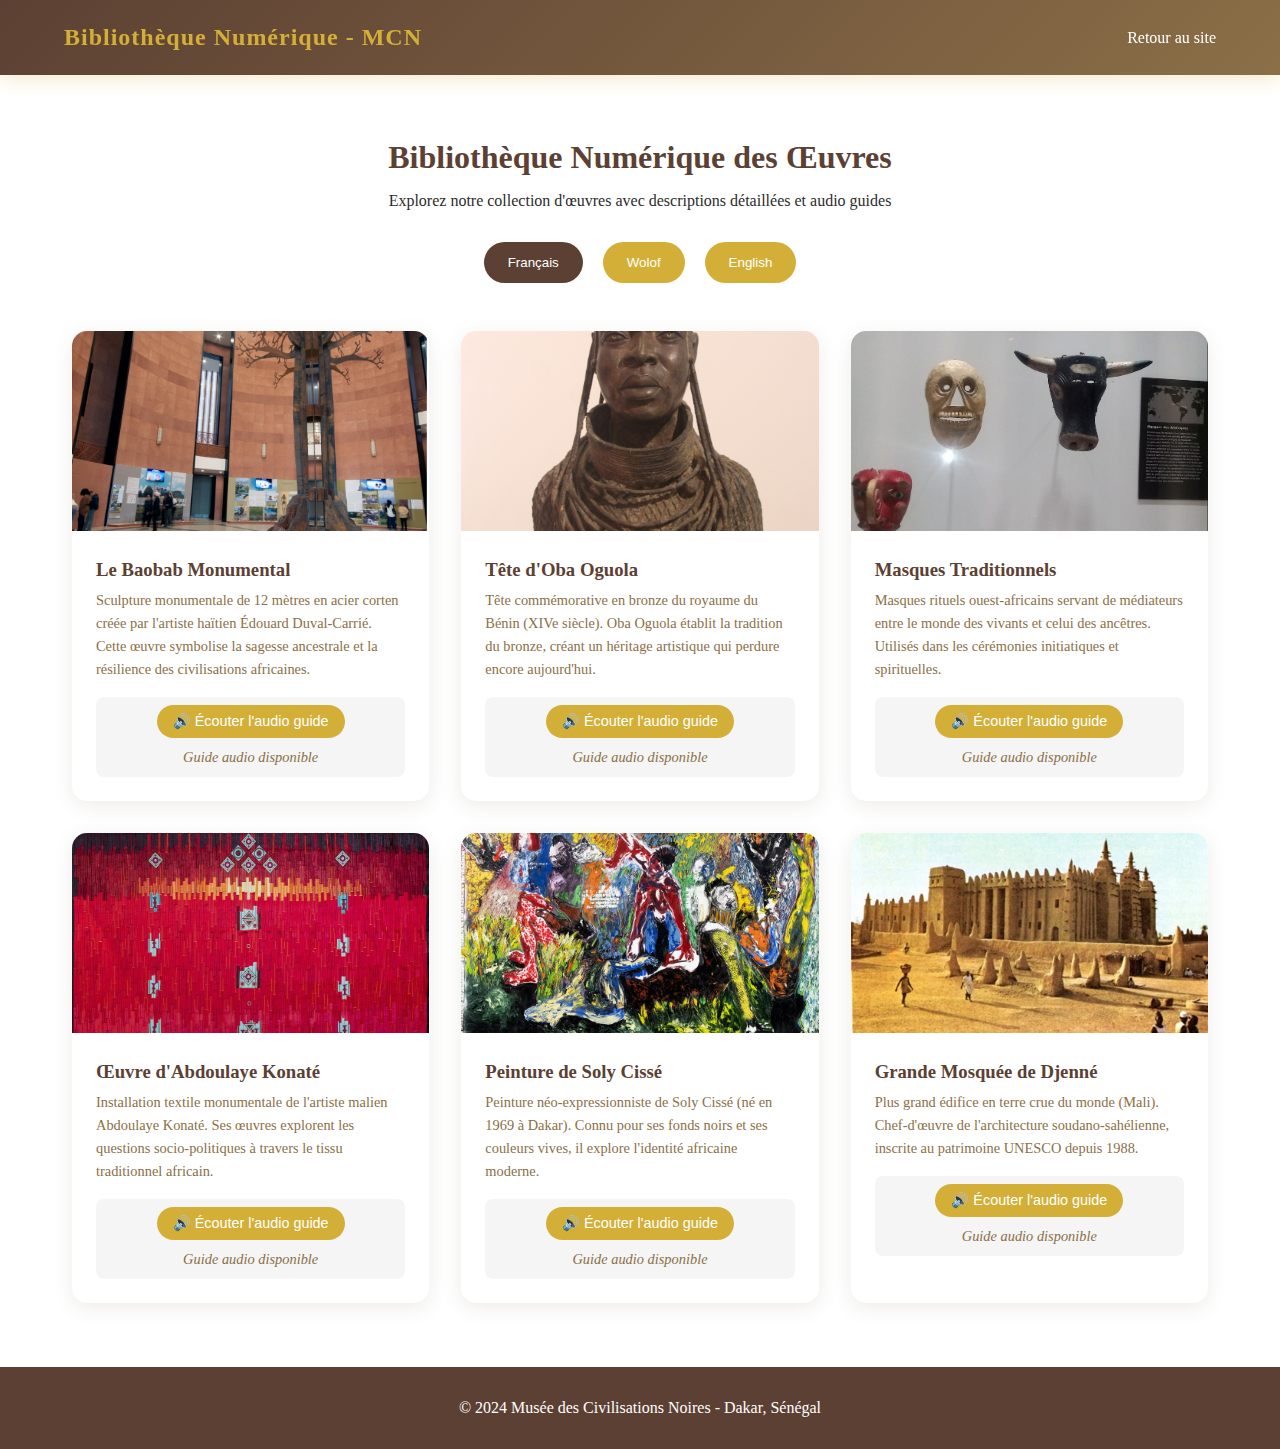
<file: bibliotheque.html>
<!DOCTYPE html>
<html lang="fr">
<head>
  <meta charset="utf-8">
  <meta name="viewport" content="width=device-width, initial-scale=1.0">
  <title>Bibliothèque Numérique - MCN</title>
  <link href="style.css" rel="stylesheet" type="text/css" />
  <style>
    .bibliotheque-container {
      max-width: 1200px;
      margin: 2rem auto;
      padding: 2rem;
    }
    .bibliotheque-header {
      text-align: center;
      margin-bottom: 3rem;
    }
    .bibliotheque-header h1 {
      color: var(--marron-fonce);
      margin-bottom: 1rem;
    }
    .oeuvre-grid {
      display: grid;
      grid-template-columns: repeat(auto-fit, minmax(300px, 1fr));
      gap: 2rem;
      margin-top: 2rem;
    }
    .oeuvre-card {
      background: var(--blanc);
      border-radius: 15px;
      overflow: hidden;
      box-shadow: 0 5px 20px rgba(92, 64, 51, 0.1);
      transition: transform 0.3s;
    }
    .oeuvre-card:hover {
      transform: translateY(-5px);
      box-shadow: 0 10px 30px rgba(212, 175, 55, 0.3);
    }
    .oeuvre-card img {
      width: 100%;
      height: 200px;
      object-fit: cover;
    }
    .oeuvre-info {
      padding: 1.5rem;
    }
    .oeuvre-info h3 {
      color: var(--marron-fonce);
      margin-bottom: 0.5rem;
    }
    .oeuvre-info p {
      color: var(--marron-bois);
      font-size: 0.9rem;
      line-height: 1.6;
    }
    .language-selector {
      text-align: center;
      margin: 2rem 0;
    }
    .language-selector button {
      background: var(--dore);
      color: var(--blanc);
      border: none;
      padding: 0.8rem 1.5rem;
      margin: 0 0.5rem;
      border-radius: 25px;
      cursor: pointer;
      transition: background 0.3s;
    }
    .language-selector button:hover {
      background: var(--marron-bois);
    }
    .language-selector button.active {
      background: var(--marron-fonce);
    }
    .audio-player {
      margin-top: 1rem;
      padding: 0.5rem;
      background: var(--gris-clair);
      border-radius: 8px;
      text-align: center;
    }
    .audio-note {
      font-size: 0.8rem;
      font-style: italic;
      color: var(--marron-bois);
      margin-top: 0.5rem;
    }
    .audio-btn {
      background: var(--dore);
      color: var(--blanc);
      border: none;
      padding: 0.5rem 1rem;
      border-radius: 20px;
      cursor: pointer;
      font-size: 0.9rem;
      transition: background 0.3s;
    }
    .audio-btn:hover {
      background: var(--marron-fonce);
    }
  </style>
</head>
<body>
  <header>
    <nav>
      <div class="logo">Bibliothèque Numérique - MCN</div>
      <div class="nav-links">
        <a href="index.html">Retour au site</a>
      </div>
    </nav>
  </header>

  <div class="bibliotheque-container">
    <div class="bibliotheque-header">
      <h1>Bibliothèque Numérique des Œuvres</h1>
      <p>Explorez notre collection d'œuvres avec descriptions détaillées et audio guides</p>

      <div class="language-selector">
        <button class="active" onclick="setLanguage('fr')">Français</button>
        <button onclick="setLanguage('wolof')">Wolof</button>
        <button onclick="setLanguage('en')">English</button>
      </div>
    </div>

    <div class="oeuvre-grid" id="oeuvres-list">
      <div class="oeuvre-card">
        <img src="attached_assets/baobab_1759707629197.png" alt="Baobab">
        <div class="oeuvre-info">
          <h3 class="fr">Le Baobab Monumental</h3>
          <h3 class="wolof" style="display:none">Baobab bu mag ci</h3>
          <h3 class="en" style="display:none">The Monumental Baobab</h3>
          <p class="fr">Sculpture monumentale de 12 mètres en acier corten créée par l'artiste haïtien Édouard Duval-Carrié. Cette œuvre symbolise la sagesse ancestrale et la résilience des civilisations africaines.</p>
          <p class="wolof" style="display:none">Xam-xam bu njëkk ci 12 mèt ngir acier corten, Édouard Duval-Carrié moko defar. Liggéeyu jàppale ak xam-xam bu góor yi ak nguir yi ñu jamm ci Afrig.</p>
          <p class="en" style="display:none">Monumental 12-meter sculpture in corten steel created by Haitian artist Édouard Duval-Carrié. This work symbolizes ancestral wisdom and the resilience of African civilizations.</p>
          <div class="audio-player">
            <button class="audio-btn" onclick="playAudio('baobab')">🔊 Écouter l'audio guide</button>
            <p class="audio-note">Guide audio disponible</p>
          </div>
        </div>
      </div>

      <div class="oeuvre-card">
        <img src="attached_assets/bronze_1759707567697.png" alt="Bronze Oba Oguola">
        <div class="oeuvre-info">
          <h3 class="fr">Tête d'Oba Oguola</h3>
          <h3 class="wolof" style="display:none">Bop Oba Oguola</h3>
          <h3 class="en" style="display:none">Head of Oba Oguola</h3>
          <p class="fr">Tête commémorative en bronze du royaume du Bénin (XIVe siècle). Oba Oguola établit la tradition du bronze, créant un héritage artistique qui perdure encore aujourd'hui.</p>
          <p class="wolof" style="display:none">Bop ci bronze bu dëkk Bénin (14ème siècle). Oba Oguola moko defar liggéey bu bronze, am xarala bu njëkk ci leeb.</p>
          <p class="en" style="display:none">Commemorative bronze head from the Kingdom of Benin (14th century). Oba Oguola established the bronze tradition, creating an artistic legacy that endures to this day.</p>
          <div class="audio-player">
            <button class="audio-btn" onclick="playAudio('bronze')">🔊 Écouter l'audio guide</button>
            <p class="audio-note">Guide audio disponible</p>
          </div>
        </div>
      </div>

      <div class="oeuvre-card">
        <img src="attached_assets/masque_1759707714666.png" alt="Masques">
        <div class="oeuvre-info">
          <h3 class="fr">Masques Traditionnels</h3>
          <h3 class="wolof" style="display:none">Masque yu Aaduna</h3>
          <h3 class="en" style="display:none">Traditional Masks</h3>
          <p class="fr">Masques rituels ouest-africains servant de médiateurs entre le monde des vivants et celui des ancêtres. Utilisés dans les cérémonies initiatiques et spirituelles.</p>
          <p class="wolof" style="display:none">Masque yu dëkk Afrig penku ci suñu seen nit ak seen góor. Jëfandikoo ci xew-xew yu bëgg ak ci suñu yaram.</p>
          <p class="en" style="display:none">West African ritual masks serving as mediators between the world of the living and that of the ancestors. Used in initiatory and spiritual ceremonies.</p>
          <div class="audio-player">
            <button class="audio-btn" onclick="playAudio('masques')">🔊 Écouter l'audio guide</button>
            <p class="audio-note">Guide audio disponible</p>
          </div>
        </div>
      </div>

      <div class="oeuvre-card">
        <img src="attached_assets/konate_1759707745239.png" alt="Konaté">
        <div class="oeuvre-info">
          <h3 class="fr">Œuvre d'Abdoulaye Konaté</h3>
          <h3 class="wolof" style="display:none">Liggéey Abdoulaye Konaté</h3>
          <h3 class="en" style="display:none">Work by Abdoulaye Konaté</h3>
          <p class="fr">Installation textile monumentale de l'artiste malien Abdoulaye Konaté. Ses œuvres explorent les questions socio-politiques à travers le tissu traditionnel africain.</p>
          <p class="wolof" style="display:none">Liggéey bu mag ci dëkk Mali, Abdoulaye Konaté moko defar. Liggéeyu jàppale ay xëb-xëb ci suñu réew ngir seen nit.</p>
          <p class="en" style="display:none">Monumental textile installation by Malian artist Abdoulaye Konaté. His works explore socio-political issues through traditional African fabric.</p>
          <div class="audio-player">
            <button class="audio-btn" onclick="playAudio('konate')">🔊 Écouter l'audio guide</button>
            <p class="audio-note">Guide audio disponible</p>
          </div>
        </div>
      </div>

      <div class="oeuvre-card">
        <img src="attached_assets/soly cisse_1759707558075.png" alt="Soly Cissé">
        <div class="oeuvre-info">
          <h3 class="fr">Peinture de Soly Cissé</h3>
          <h3 class="wolof" style="display:none">Nataal Soly Cissé</h3>
          <h3 class="en" style="display:none">Painting by Soly Cissé</h3>
          <p class="fr">Peinture néo-expressionniste de Soly Cissé (né en 1969 à Dakar). Connu pour ses fonds noirs et ses couleurs vives, il explore l'identité africaine moderne.</p>
          <p class="wolof" style="display:none">Nataal bu Soly Cissé moko defar (juddu 1969 ci Ndakaaru). Xamul ci bunt ñu ñuul ak melo yu rafet, jàppale seen njëkku Afrig ci leeb bi.</p>
          <p class="en" style="display:none">Neo-expressionist painting by Soly Cissé (born in 1969 in Dakar). Known for his black backgrounds and vivid colors, he explores modern African identity.</p>
          <div class="audio-player">
            <button class="audio-btn" onclick="playAudio('cisse')">🔊 Écouter l'audio guide</button>
            <p class="audio-note">Guide audio disponible</p>
          </div>
        </div>
      </div>

      <div class="oeuvre-card">
        <img src="attached_assets/chateau_1759707604033.png" alt="Mosquée Djenné">
        <div class="oeuvre-info">
          <h3 class="fr">Grande Mosquée de Djenné</h3>
          <h3 class="wolof" style="display:none">Jummaa bu mag ci Djenné</h3>
          <h3 class="en" style="display:none">Great Mosque of Djenné</h3>
          <p class="fr">Plus grand édifice en terre crue du monde (Mali). Chef-d'œuvre de l'architecture soudano-sahélienne, inscrite au patrimoine UNESCO depuis 1988.</p>
          <p class="wolof" style="display:none">Kër gu mag ci suuf ci àdduna (Mali). Liggéey bu rafet ci sunu Afrig, UNESCO joxe ci 1988.</p>
          <p class="en" style="display:none">The world's largest mud-brick building (Mali). Masterpiece of Sudano-Sahelian architecture, UNESCO World Heritage Site since 1988.</p>
          <div class="audio-player">
            <button class="audio-btn" onclick="playAudio('djenne')">🔊 Écouter l'audio guide</button>
            <p class="audio-note">Guide audio disponible</p>
          </div>
        </div>
      </div>
    </div>
  </div>

  <footer>
    <p>&copy; 2024 Musée des Civilisations Noires - Dakar, Sénégal</p>
  </footer>

  <script>
    function setLanguage(lang) {
      const frElements = document.querySelectorAll('.fr');
      const wolofElements = document.querySelectorAll('.wolof');
      const enElements = document.querySelectorAll('.en');
      const buttons = document.querySelectorAll('.language-selector button');

      buttons.forEach(btn => btn.classList.remove('active'));

      if (lang === 'fr') {
        frElements.forEach(el => el.style.display = 'block');
        wolofElements.forEach(el => el.style.display = 'none');
        enElements.forEach(el => el.style.display = 'none');
        buttons[0].classList.add('active');
      } else if (lang === 'wolof') {
        frElements.forEach(el => el.style.display = 'none');
        wolofElements.forEach(el => el.style.display = 'block');
        enElements.forEach(el => el.style.display = 'none');
        buttons[1].classList.add('active');
      } else if (lang === 'en') {
        frElements.forEach(el => el.style.display = 'none');
        wolofElements.forEach(el => el.style.display = 'none');
        enElements.forEach(el => el.style.display = 'block');
        buttons[2].classList.add('active');
      }
    }

    let currentSpeech = null;

    function playAudio(oeuvre) {
      if ('speechSynthesis' in window) {
        if (currentSpeech) {
          window.speechSynthesis.cancel();
          currentSpeech = null;
        }

        const currentLang = document.querySelector('.language-selector button.active')?.textContent.toLowerCase() || 'français';
        
        const oeuvreCard = document.querySelector(`[onclick*="${oeuvre}"]`)?.closest('.oeuvre-card');
        if (!oeuvreCard) return;

        let textToRead = '';
        let lang = 'fr-FR';

        if (currentLang === 'français') {
          const title = oeuvreCard.querySelector('.fr h3, h3.fr');
          const desc = oeuvreCard.querySelector('.fr:not(h3), p.fr');
          textToRead = (title?.textContent || '') + '. ' + (desc?.textContent || '');
          lang = 'fr-FR';
        } else if (currentLang === 'wolof') {
          const title = oeuvreCard.querySelector('.wolof h3, h3.wolof');
          const desc = oeuvreCard.querySelector('.wolof:not(h3), p.wolof');
          textToRead = (title?.textContent || '') + '. ' + (desc?.textContent || '');
          lang = 'wo-SN';
        } else if (currentLang === 'english') {
          const title = oeuvreCard.querySelector('.en h3, h3.en');
          const desc = oeuvreCard.querySelector('.en:not(h3), p.en');
          textToRead = (title?.textContent || '') + '. ' + (desc?.textContent || '');
          lang = 'en-US';
        }

        if (textToRead.trim()) {
          currentSpeech = new SpeechSynthesisUtterance(textToRead);
          currentSpeech.lang = lang;
          currentSpeech.rate = 0.9;
          currentSpeech.pitch = 1;
          window.speechSynthesis.speak(currentSpeech);
        }
      } else {
        alert('Désolé, votre navigateur ne supporte pas la synthèse vocale.');
      }
    }
  </script>
</body>
</html>
</file>
<file: style.css>
:root {
  --blanc: #FFFFFF;
  --dore: #D4AF37;
  --dore-clair: #F4E4C1;
  --marron-bois: #8B6F47;
  --marron-fonce: #5C4033;
  --noir-doux: #2C2C2C;
  --gris-clair: #F5F5F5;
}

* {
  margin: 0;
  padding: 0;
  box-sizing: border-box;
}

html, body {
  height: 100%;
  width: 100%;
  font-family: 'Georgia', 'Times New Roman', serif;
  color: var(--noir-doux);
  background: var(--blanc);
  scroll-behavior: smooth;
}

header {
  background: linear-gradient(135deg, var(--marron-fonce) 0%, var(--marron-bois) 100%);
  padding: 1.5rem 5%;
  position: sticky;
  top: 0;
  z-index: 100;
  box-shadow: 0 2px 20px rgba(212, 175, 55, 0.3);
}

nav {
  display: flex;
  justify-content: space-between;
  align-items: center;
  max-width: 1400px;
  margin: 0 auto;
}

.logo {
  font-size: 1.5rem;
  font-weight: bold;
  color: var(--dore);
  letter-spacing: 1px;
}

.nav-links {
  display: flex;
  gap: 2rem;
}

.nav-links a {
  color: var(--blanc);
  text-decoration: none;
  transition: all 0.3s ease;
  position: relative;
}

.nav-links a::after {
  content: '';
  position: absolute;
  bottom: -5px;
  left: 0;
  width: 0;
  height: 2px;
  background: var(--dore);
  transition: width 0.3s ease;
}

.nav-links a:hover::after {
  width: 100%;
}

.nav-links a:hover {
  color: var(--dore);
}

.hero {
  min-height: 90vh;
  background: linear-gradient(rgba(92, 64, 51, 0.6), rgba(92, 64, 51, 0.6)), 
              url('attached_assets/musee_1759707647448.webp') center/cover;
  display: flex;
  flex-direction: column;
  justify-content: center;
  align-items: center;
  text-align: center;
  color: var(--blanc);
  position: relative;
}

.hero-content h1 {
  font-size: 4rem;
  margin-bottom: 1rem;
  color: var(--dore);
  text-shadow: 2px 2px 8px rgba(0, 0, 0, 0.5);
}

.hero-content .subtitle {
  font-size: 1.5rem;
  margin-bottom: 2rem;
  color: var(--dore-clair);
}

.hero-info {
  margin-top: 3rem;
}

.info-box {
  background: rgba(255, 255, 255, 0.95);
  color: var(--noir-doux);
  padding: 2rem 3rem;
  border-radius: 10px;
  box-shadow: 0 8px 30px rgba(212, 175, 55, 0.4);
}

.info-label {
  font-size: 0.9rem;
  color: var(--marron-bois);
  margin-bottom: 0.5rem;
}

.info-value {
  font-size: 2rem;
  font-weight: bold;
  color: var(--dore);
  margin-bottom: 1.5rem;
}

.btn-primary, .btn-secondary, .btn-visit {
  padding: 1rem 2.5rem;
  border: none;
  border-radius: 50px;
  font-size: 1rem;
  cursor: pointer;
  transition: all 0.3s ease;
  text-decoration: none;
  display: inline-block;
  font-family: inherit;
}

.btn-primary {
  background: linear-gradient(135deg, var(--dore) 0%, var(--marron-bois) 100%);
  color: var(--blanc);
}

.btn-primary:hover {
  transform: translateY(-3px);
  box-shadow: 0 10px 25px rgba(212, 175, 55, 0.4);
}

.btn-secondary {
  background: var(--marron-bois);
  color: var(--blanc);
}

.btn-secondary:hover {
  background: var(--dore);
  transform: scale(1.05);
}

.btn-visit {
  background: linear-gradient(135deg, var(--marron-bois) 0%, var(--dore) 100%);
  color: var(--blanc);
  font-size: 1.2rem;
  padding: 1.2rem 3rem;
  margin-top: 2rem;
}

.btn-visit:hover {
  transform: translateY(-3px);
  box-shadow: 0 12px 30px rgba(212, 175, 55, 0.5);
}

section {
  padding: 5rem 5%;
  max-width: 1400px;
  margin: 0 auto;
}

h2 {
  font-size: 2.5rem;
  color: var(--marron-fonce);
  margin-bottom: 1rem;
  text-align: center;
}

.section-subtitle {
  text-align: center;
  color: var(--marron-bois);
  font-size: 1.1rem;
  margin-bottom: 3rem;
}

.collection-grid, .niveau-grid, .event-grid {
  display: grid;
  grid-template-columns: repeat(auto-fit, minmax(350px, 1fr));
  gap: 2rem;
  margin-top: 3rem;
}

.collection-item, .niveau-item {
  background: var(--blanc);
  border-radius: 15px;
  overflow: hidden;
  box-shadow: 0 5px 20px rgba(92, 64, 51, 0.1);
  transition: all 0.4s ease;
  cursor: pointer;
}

.collection-item:hover, .niveau-item:hover {
  transform: translateY(-10px);
  box-shadow: 0 15px 40px rgba(212, 175, 55, 0.3);
}

.collection-image, .niveau-image {
  position: relative;
  height: 250px;
  overflow: hidden;
}

.collection-image img, .niveau-image img {
  width: 100%;
  height: 100%;
  object-fit: cover;
  transition: transform 0.5s ease;
}

.collection-item:hover .collection-image img,
.niveau-item:hover .niveau-image img {
  transform: scale(1.1);
}

.collection-number {
  position: absolute;
  top: 20px;
  left: 20px;
  background: var(--dore);
  color: var(--blanc);
  width: 50px;
  height: 50px;
  border-radius: 50%;
  display: flex;
  align-items: center;
  justify-content: center;
  font-size: 1.2rem;
  font-weight: bold;
}

.niveau-badge {
  position: absolute;
  top: 20px;
  right: 20px;
  background: rgba(212, 175, 55, 0.95);
  color: var(--blanc);
  padding: 0.5rem 1.5rem;
  border-radius: 30px;
  font-weight: bold;
}

.collection-item h3, .niveau-item h3 {
  color: var(--marron-fonce);
  padding: 1.5rem 1.5rem 1rem;
  font-size: 1.3rem;
}

.collection-item p, .niveau-item p {
  color: var(--marron-bois);
  padding: 0 1.5rem 1.5rem;
  line-height: 1.6;
}

.parcours {
  background: linear-gradient(to bottom, var(--gris-clair) 0%, var(--blanc) 100%);
}

.exposition {
  color: var(--blanc);
  text-align: center;
  border-radius: 20px;
  margin: 3rem 5%;
  padding: 6rem 3rem;
  position: relative;
  overflow: hidden;
}

.exposition-gallery {
  position: absolute;
  top: 0;
  left: 0;
  width: 100%;
  height: 100%;
  z-index: 0;
  overflow: hidden;
}

.exposition-gallery img {
  position: absolute;
  top: 0;
  left: 0;
  width: 100%;
  height: 100%;
  object-fit: cover;
  opacity: 0;
  animation: imageSlide 36s infinite;
  transition: opacity 2s ease-in-out;
  filter: brightness(0.7);
}
/*Decalage progressif des images pour l'effet diaporama*/
.exposition-gallery img:nth-child(1) { animation-delay: 0s; }
.exposition-gallery img:nth-child(2) { animation-delay: 5s; }
.exposition-gallery img:nth-child(3) { animation-delay: 10s; }
.exposition-gallery img:nth-child(4) { animation-delay: 15s; }
.exposition-gallery img:nth-child(5) { animation-delay: 20s; }
.exposition-gallery img:nth-child(6) { animation-delay: 25s; }
/* Animations: chaque image reste visible un moment puis s'efface*/
@keyframes imageSlide {
  0% { opacity: 0; }
  5%, 25% { opacity: 1; }
  30%, 100% { opacity: 0; }
}

.exposition h2 {
  color: var(--dore);
}

.exposition-badge {
  display: inline-block;
  background: rgba(212, 175, 55, 0.3);
  color: var(--dore);
  padding: 0.5rem 1.5rem;
  border-radius: 30px;
  margin-bottom: 1rem;
  font-size: 0.9rem;
}

.exposition .stat {
  font-size: 1.8rem;
  color: var(--dore);
  margin: 2rem 0;
  font-weight: bold;
}

.evenements {
  background: linear-gradient(rgba(0, 0, 0, 0.4), rgba(0, 0, 0, 0.4)),
              url('attached_assets/festivite_1759707620074.png') center/cover;
  border-radius: 20px;
  padding: 5rem 5%;
}

.evenements h2 {
  color: var(--dore);
}

.event-item {
  display: flex;
  gap: 2rem;
  background: rgba(255, 255, 255, 0.95);
  padding: 2rem;
  border-radius: 15px;
  box-shadow: 0 5px 20px rgba(92, 64, 51, 0.1);
  transition: all 0.3s ease;
  cursor: pointer;
}

.event-item:hover {
  transform: translateX(10px);
  box-shadow: 0 10px 30px rgba(212, 175, 55, 0.3);
  background: var(--blanc);
}

.event-date {
  background: var(--dore);
  color: var(--blanc);
  padding: 1.5rem;
  border-radius: 10px;
  text-align: center;
  font-size: 2rem;
  font-weight: bold;
  min-width: 80px;
  height: fit-content;
}

.event-date span {
  display: block;
  font-size: 0.9rem;
  margin-top: 0.5rem;
}

.event-content h3 {
  color: var(--marron-fonce);
  margin-bottom: 0.5rem;
}

.event-info {
  color: var(--dore);
  font-weight: bold;
  margin-top: 0.5rem;
}

.infos {
  background: var(--gris-clair);
  border-radius: 20px;
  padding: 4rem 3rem;
}

.info-grid {
  display: grid;
  grid-template-columns: repeat(auto-fit, minmax(300px, 1fr));
  gap: 3rem;
  margin-top: 2rem;
}

.info-column h3 {
  color: var(--marron-fonce);
  margin-bottom: 1.5rem;
  text-align: left;
}

.horaire-item, .tarif-item {
  display: flex;
  justify-content: space-between;
  padding: 1rem 0;
  border-bottom: 1px solid rgba(139, 111, 71, 0.2);
}

.jour, .tarif-label {
  color: var(--marron-bois);
}

.heure, .tarif-prix {
  color: var(--dore);
  font-weight: bold;
}

.info-detail {
  margin-bottom: 1.5rem;
}

.info-detail strong {
  color: var(--marron-fonce);
  display: block;
  margin-bottom: 0.5rem;
}

.info-detail p {
  color: var(--marron-bois);
  line-height: 1.6;
}

.visit-button-container {
  text-align: center;
  margin-top: 3rem;
}

footer {
  background: var(--marron-fonce);
  color: var(--blanc);
  text-align: center;
  padding: 2rem;
}

.modal {
  display: none;
  position: fixed;
  z-index: 1000;
  left: 0;
  top: 0;
  width: 100%;
  height: 100%;
  background-color: rgba(0, 0, 0, 0.7);
  animation: fadeIn 0.3s ease;
}

.modal-content {
  background-color: var(--blanc);
  margin: 3% auto;
  padding: 3rem;
  border-radius: 20px;
  width: 90%;
  max-width: 900px;
  max-height: 85vh;
  overflow-y: auto;
  position: relative;
  animation: slideUp 0.4s ease;
}

.booking-modal-content {
  background: linear-gradient(to bottom, rgba(244, 228, 193, 0.3), var(--blanc)),
              url('attached_assets/musee_1759707647448.webp') center top/cover no-repeat;
  background-blend-mode: overlay;
}

.visit-modal-content {
  max-width: 1100px;
}

.detail-modal-content {
  max-width: 1000px;
}

.close {
  color: var(--marron-bois);
  float: right;
  font-size: 2.5rem;
  font-weight: bold;
  line-height: 1;
  cursor: pointer;
  transition: color 0.3s;
}

.close:hover {
  color: var(--dore);
}

.modal-content h2 {
  color: var(--marron-fonce);
  margin-bottom: 2rem;
}

.booking-form {
  margin-top: 2rem;
  background: rgba(255, 255, 255, 0.95);
  padding: 2rem;
  border-radius: 15px;
}

.form-group {
  margin-bottom: 1.5rem;
}

.form-group label {
  display: block;
  color: var(--marron-fonce);
  margin-bottom: 0.5rem;
  font-weight: bold;
}

.form-group input, .form-group select {
  width: 100%;
  padding: 0.8rem;
  border: 2px solid var(--dore-clair);
  border-radius: 8px;
  font-family: inherit;
  font-size: 1rem;
  transition: border-color 0.3s;
}

.form-group input:focus, .form-group select:focus {
  outline: none;
  border-color: var(--dore);
}

.visit-tabs {
  display: flex;
  gap: 1rem;
  margin-bottom: 2rem;
  border-bottom: 2px solid var(--dore-clair);
}

.tab-btn {
  background: none;
  border: none;
  padding: 1rem 2rem;
  color: var(--marron-bois);
  cursor: pointer;
  font-family: inherit;
  font-size: 1rem;
  transition: all 0.3s;
  position: relative;
}

.tab-btn::after {
  content: '';
  position: absolute;
  bottom: -2px;
  left: 0;
  width: 0;
  height: 2px;
  background: var(--dore);
  transition: width 0.3s;
}

.tab-btn.active {
  color: var(--dore);
}

.tab-btn.active::after {
  width: 100%;
}

.tab-content {
  display: none;
}

.tab-content.active {
  display: block;
  animation: fadeIn 0.4s ease;
}

.tab-content h3 {
  color: var(--marron-fonce);
  margin-bottom: 1.5rem;
  text-align: left;
}

.tab-content ul {
  margin-left: 2rem;
  margin-bottom: 1.5rem;
}

.tab-content li {
  color: var(--marron-bois);
  margin-bottom: 0.8rem;
  line-height: 1.6;
}

.modal-detail-image {
  width: 100%;
  max-height: 400px;
  object-fit: cover;
  border-radius: 15px;
  margin-bottom: 2rem;
}

.modal-sabre-image {
  width: 100%;
  max-width: 500px;
  margin: 2rem auto;
  display: block;
  border-radius: 10px;
  box-shadow: 0 5px 20px rgba(0, 0, 0, 0.2);
}

.detail-section {
  margin-bottom: 2rem;
}

.detail-section h3 {
  color: var(--marron-fonce);
  margin-bottom: 1rem;
  text-align: left;
}

.detail-section p {
  color: var(--marron-bois);
  line-height: 1.8;
  margin-bottom: 1rem;
}

.detail-section ul {
  margin-left: 2rem;
}

.detail-section li {
  color: var(--marron-bois);
  margin-bottom: 0.5rem;
  line-height: 1.6;
}

@keyframes fadeIn {
  from { opacity: 0; }
  to { opacity: 1; }
}

@keyframes slideUp {
  from {
    opacity: 0;
    transform: translateY(50px);
  }
  to {
    opacity: 1;
    transform: translateY(0);
  }
}

.fade-in {
  animation: fadeIn 1s ease;
}

.fade-in-delay {
  animation: fadeIn 1.2s ease;
}

.fade-in-delay-2 {
  animation: fadeIn 1.5s ease;
}

@media (max-width: 768px) {
  .hero-content h1 {
    font-size: 2.5rem;
  }

  .collection-grid, .niveau-grid {
    grid-template-columns: 1fr;
  }

  .nav-links {
    flex-direction: column;
    gap: 1rem;
  }

  .event-item {
    flex-direction: column;
  }

  .visit-tabs {
    flex-direction: column;
  }
}
</file>
